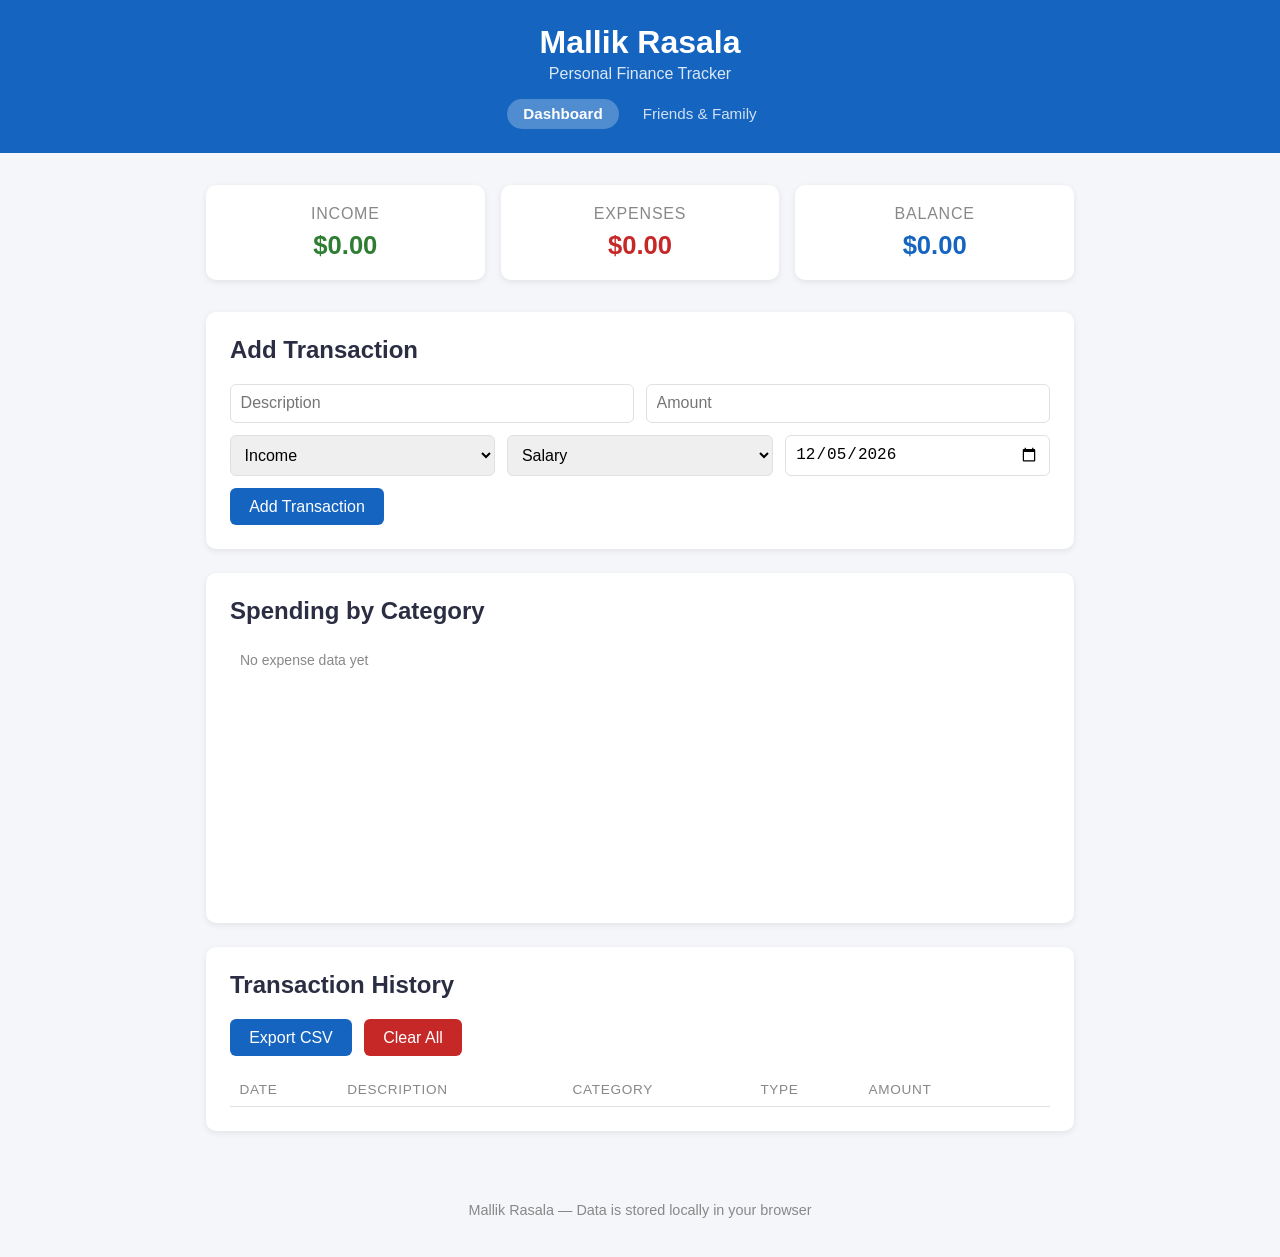
<file: index.html>
<!DOCTYPE html>
<html lang="en">
<head>
  <meta charset="UTF-8" />
  <meta name="viewport" content="width=device-width, initial-scale=1.0" />
  <title>Mallik Rasala | Personal Finance</title>
  <link rel="stylesheet" href="css/style.css" />
</head>
<body>
  <header class="app-header">
    <h1>Mallik Rasala</h1>
    <p class="subtitle">Personal Finance Tracker</p>
    <nav class="app-nav">
      <a href="index.html" class="active">Dashboard</a>
      <a href="friends.html">Friends &amp; Family</a>
    </nav>
  </header>

  <main class="container">
    <section class="summary">
      <div class="card income">
        <h2>Income</h2>
        <p id="total-income">$0.00</p>
      </div>
      <div class="card expense">
        <h2>Expenses</h2>
        <p id="total-expense">$0.00</p>
      </div>
      <div class="card balance">
        <h2>Balance</h2>
        <p id="balance">$0.00</p>
      </div>
    </section>

    <section class="form-section">
      <h2>Add Transaction</h2>
      <form id="transaction-form">
        <div class="form-row">
          <input type="text" id="description" placeholder="Description" required />
          <input type="number" id="amount" placeholder="Amount" step="0.01" required />
        </div>
        <div class="form-row">
          <select id="type">
            <option value="income">Income</option>
            <option value="expense">Expense</option>
          </select>
          <select id="category">
            <option value="Salary">Salary</option>
            <option value="Food">Food</option>
            <option value="Housing">Housing</option>
            <option value="Transport">Transport</option>
            <option value="Utilities">Utilities</option>
            <option value="Entertainment">Entertainment</option>
            <option value="Health">Health</option>
            <option value="Other">Other</option>
          </select>
          <input type="date" id="date" required />
        </div>
        <button type="submit">Add Transaction</button>
      </form>
    </section>

    <section class="breakdown-section">
      <h2>Spending by Category</h2>
      <canvas id="category-chart" width="400" height="250"></canvas>
    </section>

    <section class="history-section">
      <h2>Transaction History</h2>
      <div class="history-controls">
        <button id="export-btn">Export CSV</button>
        <button id="clear-btn">Clear All</button>
      </div>
      <table id="transaction-table">
        <thead>
          <tr>
            <th>Date</th>
            <th>Description</th>
            <th>Category</th>
            <th>Type</th>
            <th>Amount</th>
            <th></th>
          </tr>
        </thead>
        <tbody id="transaction-list"></tbody>
      </table>
    </section>
  </main>

  <footer class="app-footer">
    <p>Mallik Rasala &mdash; Data is stored locally in your browser</p>
  </footer>

  <script src="js/app.js"></script>
</body>
</html>
</file>
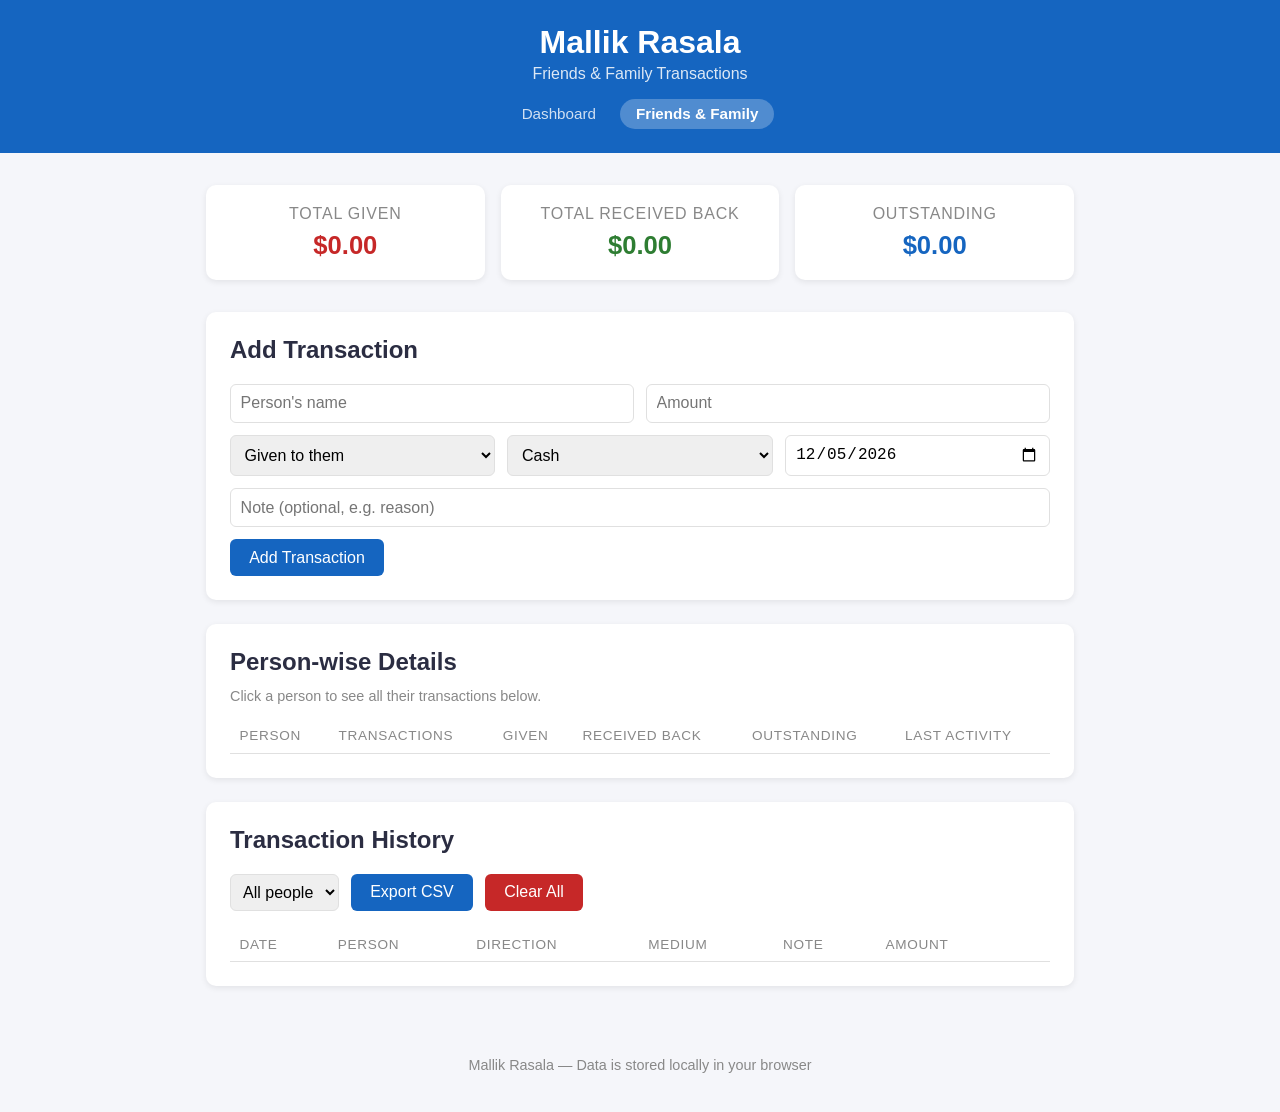
<file: friends.html>
<!DOCTYPE html>
<html lang="en">
<head>
  <meta charset="UTF-8" />
  <meta name="viewport" content="width=device-width, initial-scale=1.0" />
  <title>Friends &amp; Family | Mallik Rasala</title>
  <link rel="stylesheet" href="css/style.css" />
</head>
<body>
  <header class="app-header">
    <h1>Mallik Rasala</h1>
    <p class="subtitle">Friends &amp; Family Transactions</p>
    <nav class="app-nav">
      <a href="index.html">Dashboard</a>
      <a href="friends.html" class="active">Friends &amp; Family</a>
    </nav>
  </header>

  <main class="container">
    <section class="summary">
      <div class="card expense">
        <h2>Total Given</h2>
        <p id="total-given">$0.00</p>
      </div>
      <div class="card income">
        <h2>Total Received Back</h2>
        <p id="total-received">$0.00</p>
      </div>
      <div class="card balance">
        <h2>Outstanding</h2>
        <p id="outstanding">$0.00</p>
      </div>
    </section>

    <section class="form-section">
      <h2>Add Transaction</h2>
      <form id="friend-form">
        <div class="form-row">
          <input type="text" id="person" placeholder="Person's name" required />
          <input type="number" id="amount" placeholder="Amount" step="0.01" min="0.01" required />
        </div>
        <div class="form-row">
          <select id="direction">
            <option value="given">Given to them</option>
            <option value="received">Received back</option>
          </select>
          <select id="medium">
            <option value="Cash">Cash</option>
            <option value="UPI">UPI</option>
            <option value="Bank Transfer">Bank Transfer</option>
            <option value="Zelle">Zelle</option>
            <option value="Venmo">Venmo</option>
            <option value="PayPal">PayPal</option>
            <option value="Check">Check</option>
            <option value="Other">Other</option>
          </select>
          <input type="date" id="date" required />
        </div>
        <div class="form-row">
          <input type="text" id="note" placeholder="Note (optional, e.g. reason)" />
        </div>
        <button type="submit">Add Transaction</button>
      </form>
    </section>

    <section class="breakdown-section">
      <h2>Person-wise Details</h2>
      <p class="hint">Click a person to see all their transactions below.</p>
      <table id="person-table">
        <thead>
          <tr>
            <th>Person</th>
            <th>Transactions</th>
            <th>Given</th>
            <th>Received Back</th>
            <th>Outstanding</th>
            <th>Last Activity</th>
          </tr>
        </thead>
        <tbody id="person-summary"></tbody>
      </table>
    </section>

    <section class="history-section">
      <h2 id="history-title">Transaction History</h2>
      <div class="history-controls">
        <select id="person-filter">
          <option value="">All people</option>
        </select>
        <button id="export-btn">Export CSV</button>
        <button id="clear-btn">Clear All</button>
      </div>
      <table id="friend-table">
        <thead>
          <tr>
            <th>Date</th>
            <th>Person</th>
            <th>Direction</th>
            <th>Medium</th>
            <th>Note</th>
            <th>Amount</th>
            <th></th>
          </tr>
        </thead>
        <tbody id="friend-list"></tbody>
      </table>
    </section>
  </main>

  <footer class="app-footer">
    <p>Mallik Rasala &mdash; Data is stored locally in your browser</p>
  </footer>

  <script src="js/friends.js"></script>
</body>
</html>
</file>
<file: css/style.css>
:root {
  --color-income: #2e7d32;
  --color-expense: #c62828;
  --color-balance: #1565c0;
  --color-bg: #f5f6fa;
  --color-card: #ffffff;
  --color-text: #2b2d42;
  --color-border: #e0e0e0;
}

* {
  box-sizing: border-box;
}

body {
  font-family: 'Segoe UI', Tahoma, Geneva, Verdana, sans-serif;
  background-color: var(--color-bg);
  color: var(--color-text);
  margin: 0;
  padding: 0;
}

.app-header {
  background-color: var(--color-balance);
  color: #fff;
  padding: 1.5rem 2rem;
  text-align: center;
}

.app-header h1 {
  margin: 0;
  font-size: 2rem;
}

.subtitle {
  margin: 0.25rem 0 0;
  opacity: 0.85;
}

.app-nav {
  margin-top: 1rem;
  display: flex;
  justify-content: center;
  gap: 0.5rem;
}

.app-nav a {
  color: #fff;
  text-decoration: none;
  padding: 0.4rem 1rem;
  border-radius: 20px;
  font-size: 0.95rem;
  opacity: 0.8;
  transition: background-color 0.2s ease, opacity 0.2s ease;
}

.app-nav a:hover {
  background-color: rgba(255, 255, 255, 0.15);
  opacity: 1;
}

.app-nav a.active {
  background-color: rgba(255, 255, 255, 0.25);
  opacity: 1;
  font-weight: 600;
}

.container {
  max-width: 900px;
  margin: 2rem auto;
  padding: 0 1rem;
}

.summary {
  display: grid;
  grid-template-columns: repeat(auto-fit, minmax(200px, 1fr));
  gap: 1rem;
  margin-bottom: 2rem;
}

.card {
  background: var(--color-card);
  border-radius: 10px;
  padding: 1.25rem;
  text-align: center;
  box-shadow: 0 2px 6px rgba(0, 0, 0, 0.08);
}

.card h2 {
  margin: 0 0 0.5rem;
  font-size: 1rem;
  font-weight: 500;
  color: #888;
  text-transform: uppercase;
  letter-spacing: 0.05em;
}

.card p {
  margin: 0;
  font-size: 1.6rem;
  font-weight: 700;
}

.card.income p {
  color: var(--color-income);
}

.card.expense p {
  color: var(--color-expense);
}

.card.balance p {
  color: var(--color-balance);
}

.form-section,
.breakdown-section,
.history-section {
  background: var(--color-card);
  border-radius: 10px;
  padding: 1.5rem;
  margin-bottom: 1.5rem;
  box-shadow: 0 2px 6px rgba(0, 0, 0, 0.08);
}

.form-section h2,
.breakdown-section h2,
.history-section h2 {
  margin-top: 0;
}

.form-row {
  display: flex;
  gap: 0.75rem;
  margin-bottom: 0.75rem;
  flex-wrap: wrap;
}

.form-row input,
.form-row select {
  flex: 1;
  min-width: 120px;
  padding: 0.6rem;
  border: 1px solid var(--color-border);
  border-radius: 6px;
  font-size: 1rem;
}

button {
  background-color: var(--color-balance);
  color: #fff;
  border: none;
  padding: 0.6rem 1.2rem;
  border-radius: 6px;
  font-size: 1rem;
  cursor: pointer;
  transition: background-color 0.2s ease;
}

button:hover {
  background-color: #0d47a1;
}

#clear-btn {
  background-color: var(--color-expense);
}

#clear-btn:hover {
  background-color: #8e1c1c;
}

.history-controls {
  display: flex;
  gap: 0.75rem;
  margin-bottom: 1rem;
}

table {
  width: 100%;
  border-collapse: collapse;
}

th,
td {
  text-align: left;
  padding: 0.6rem;
  border-bottom: 1px solid var(--color-border);
}

th {
  color: #888;
  font-weight: 500;
  font-size: 0.85rem;
  text-transform: uppercase;
  letter-spacing: 0.05em;
}

.amount-income {
  color: var(--color-income);
  font-weight: 600;
}

.amount-expense {
  color: var(--color-expense);
  font-weight: 600;
}

.delete-btn {
  background-color: transparent;
  color: var(--color-expense);
  padding: 0.2rem 0.6rem;
  font-size: 0.85rem;
}

.delete-btn:hover {
  background-color: #fdecea;
}

canvas {
  max-width: 100%;
}

.hint {
  color: #888;
  font-size: 0.9rem;
  margin-top: -0.5rem;
}

.person-row {
  cursor: pointer;
}

.person-row:hover {
  background-color: #f0f4fb;
}

.person-row.selected {
  background-color: #e3ecf9;
}

.history-controls select {
  padding: 0.5rem;
  border: 1px solid var(--color-border);
  border-radius: 6px;
  font-size: 1rem;
}

.app-footer {
  text-align: center;
  padding: 1.5rem;
  color: #888;
  font-size: 0.9rem;
}
</file>
